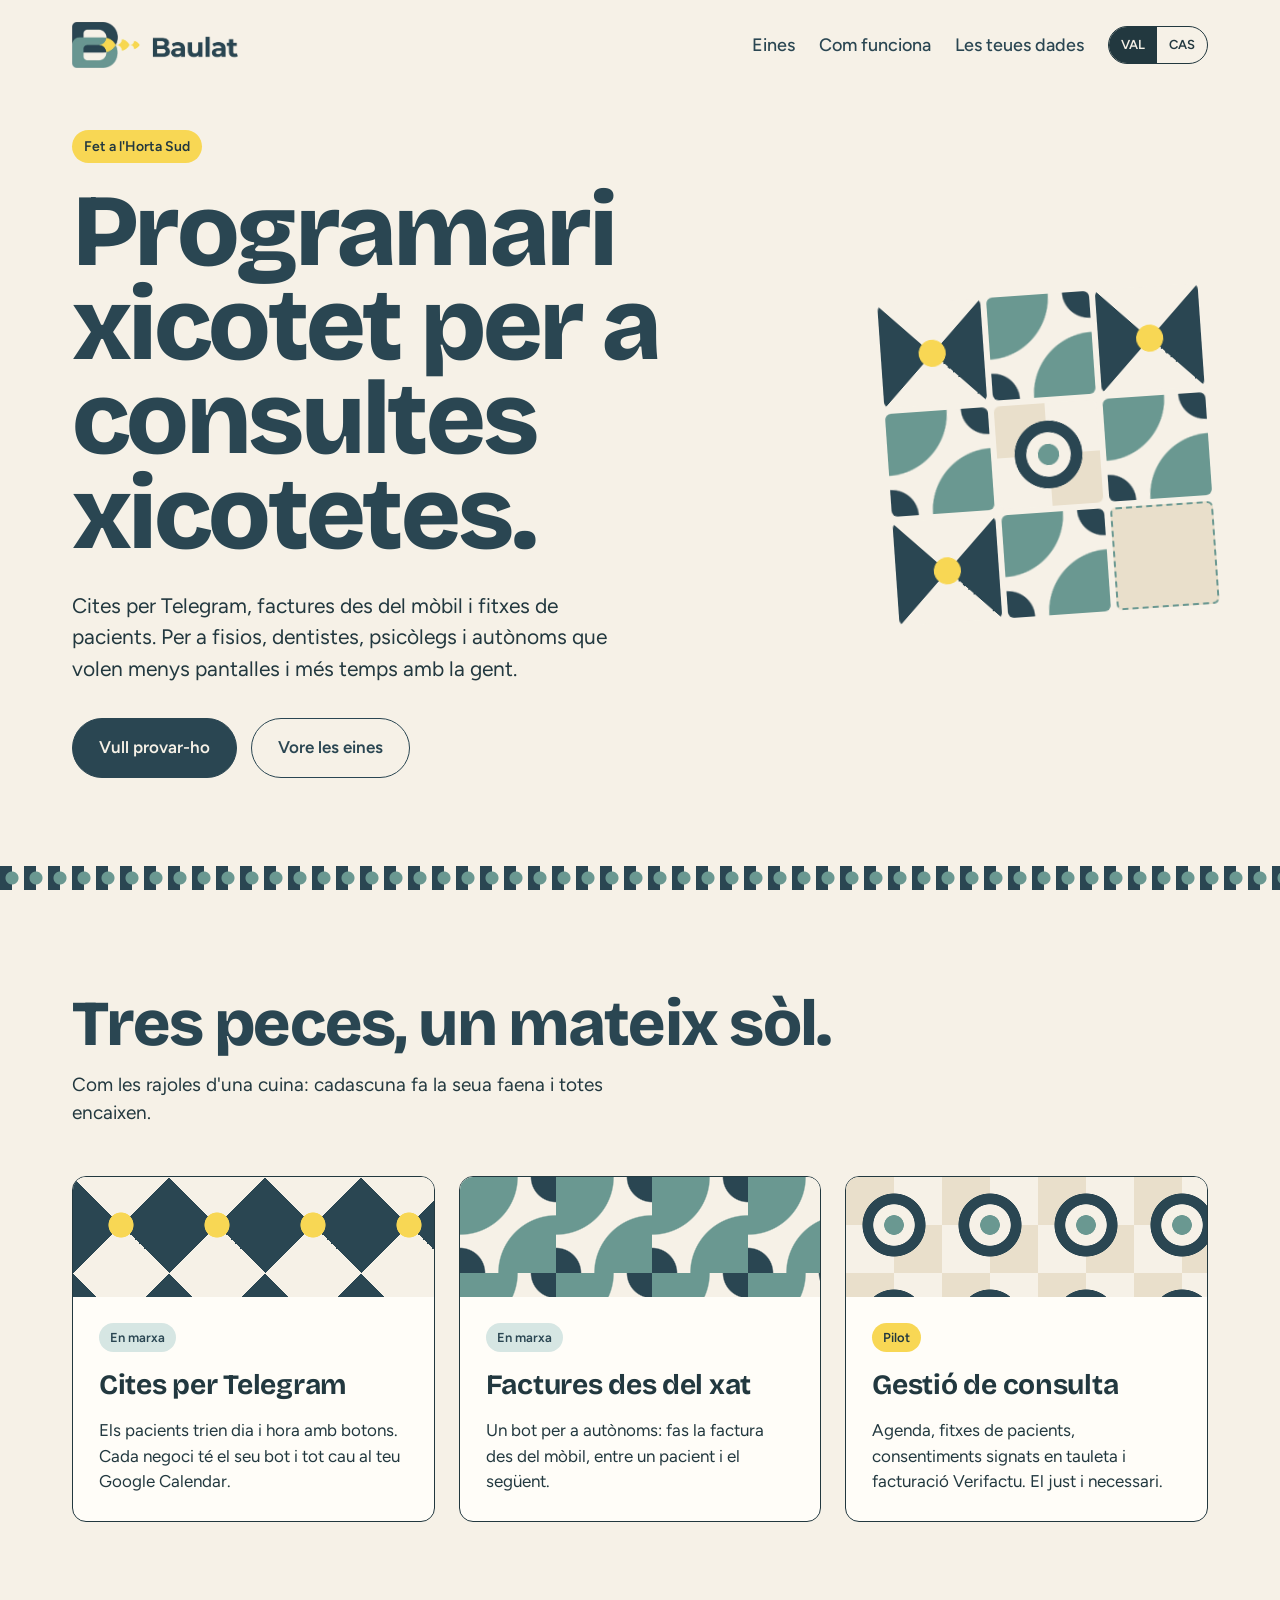
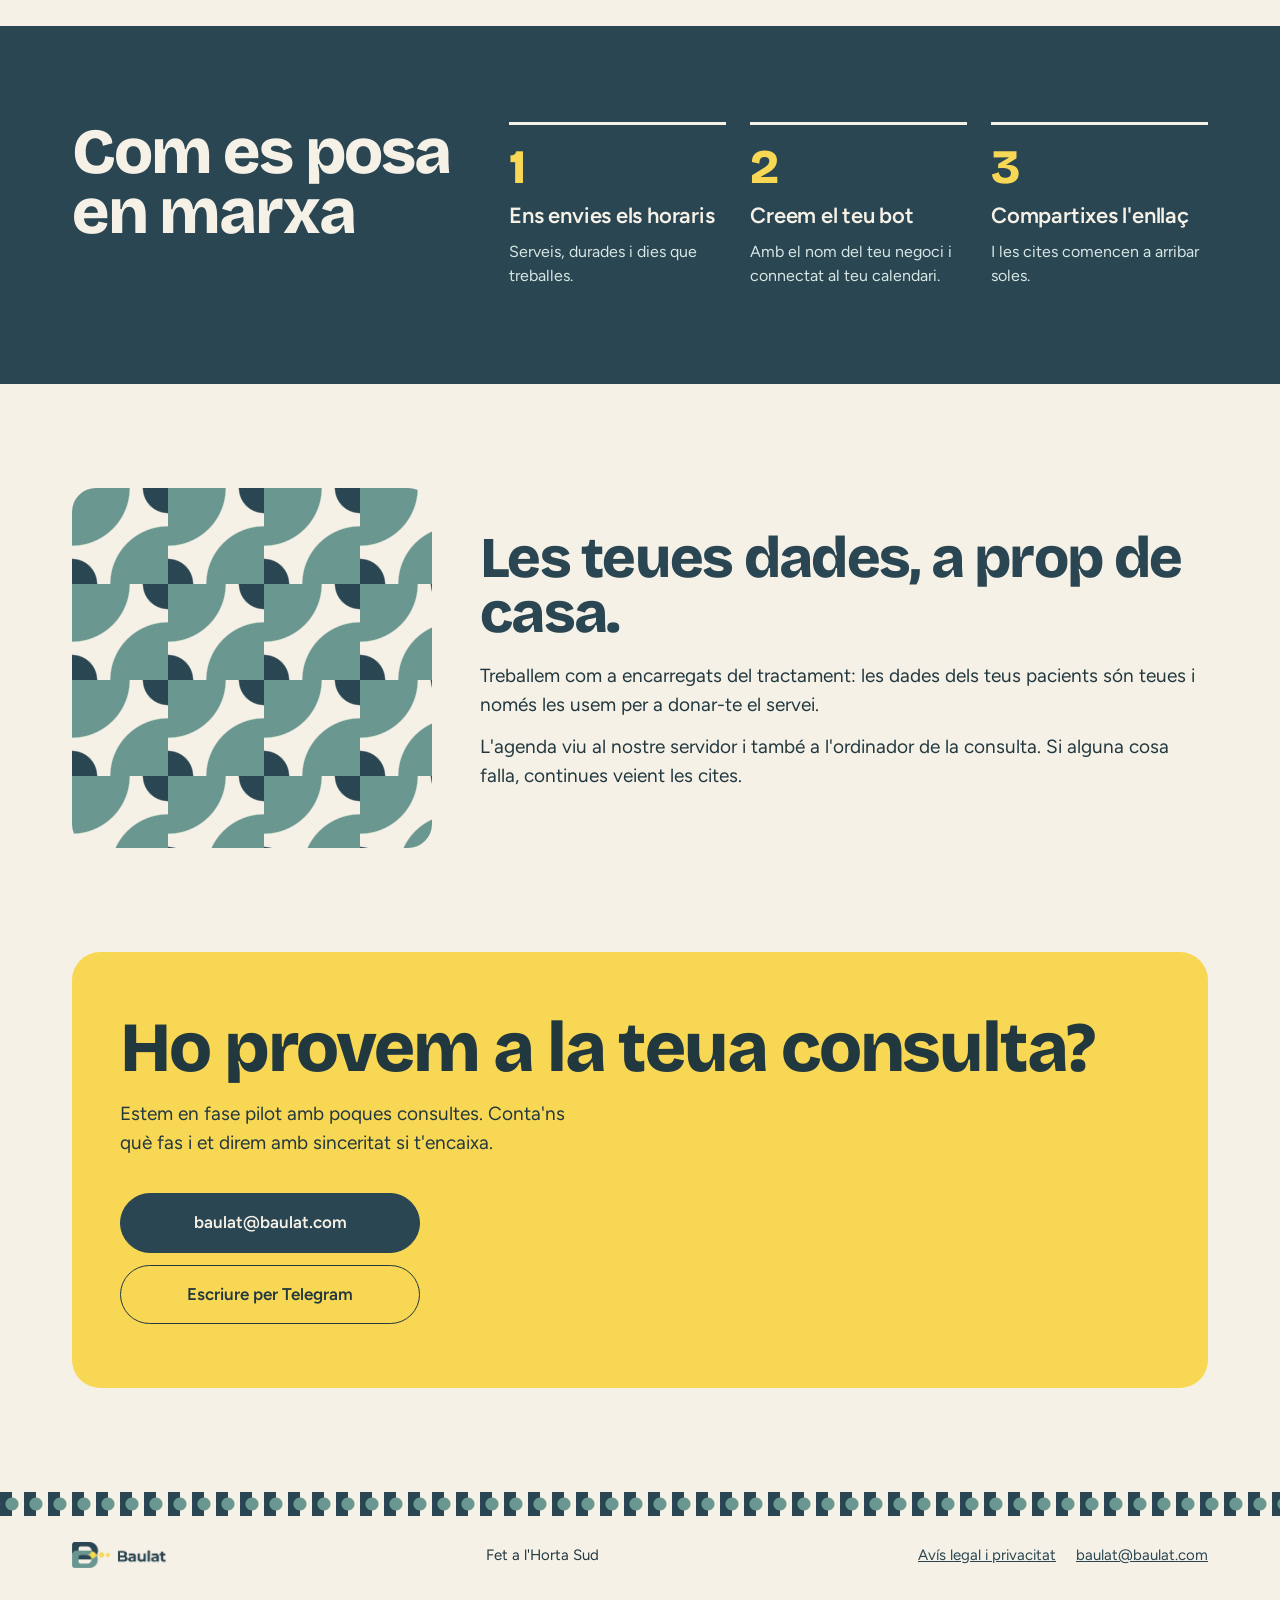
<file: index.html>
<!doctype html>
<html lang="ca-ES">
<head>
<meta charset="utf-8">
<meta name="viewport" content="width=device-width, initial-scale=1">
<title>Baulat · Programari xicotet per a consultes xicotetes</title>
<meta name="description" content="Cites per Telegram, factures des del mòbil i gestió de consulta per a fisios, dentistes, psicòlegs i autònoms. Fet a l'Horta Sud.">
<meta name="theme-color" content="#2A4652">
<link rel="alternate" hreflang="ca-ES" href="https://baulat.com/">
<link rel="alternate" hreflang="es-ES" href="https://baulat.com/es/">
<link rel="icon" type="image/png" href="assets/img/favicon.png">
<link rel="apple-touch-icon" href="assets/img/apple-touch-icon.png">
<meta property="og:title" content="Baulat · Programari xicotet per a consultes xicotetes">
<meta property="og:description" content="Cites per Telegram, factures des del mòbil i gestió de consulta per a fisios, dentistes, psicòlegs i autònoms. Fet a l'Horta Sud.">
<meta property="og:image" content="https://baulat.com/assets/img/og.png">
<meta property="og:type" content="website">
<link rel="preload" href="assets/fonts/bricolage-grotesque-latin-wght-normal.woff2" as="font" type="font/woff2" crossorigin>
<link rel="stylesheet" href="assets/style.css">
</head>
<body>
<a class="skip" href="#main">Vés al contingut</a>
<header class="site-header">
<div class="wrap">
<a class="logo" href="./"><img src="assets/img/baulat-logo.png" alt="Baulat" width="166" height="46"></a>
<nav class="nav" aria-label="Principal"><a class="nav-link" href="#eines">Eines</a><a class="nav-link" href="#com">Com funciona</a><a class="nav-link" href="#dades">Les teues dades</a>
<span class="lang"><a href="./" lang="ca" aria-current="true">VAL</a><a href="es/./" lang="es" >CAS</a></span>
</nav>
</div>
</header>
<main id="main">
<section class="hero">
<div class="wrap">
<div class="hero-text">
<span class="pill pill-yellow">Fet a l'Horta Sud</span>
<h1>Programari xicotet per a consultes xicotetes.</h1>
<p class="lead">Cites per Telegram, factures des del mòbil i fitxes de pacients. Per a fisios, dentistes, psicòlegs i autònoms que volen menys pantalles i més temps amb la gent.</p>
<div class="btns"><a class="btn btn-solid" href="#contacte">Vull provar-ho</a><a class="btn btn-line" href="#eines">Vore les eines</a></div>
</div>
<div class="tiles" aria-hidden="true"><span class="t1"></span><span class="t2"></span><span class="t1"></span><span class="t2"></span><span class="t3"></span><span class="t2"></span><span class="t1"></span><span class="t2"></span><span class="empty"></span></div>
</div>
</section>
<div class="strip" aria-hidden="true"></div>
<section id="eines" class="section">
<div class="wrap">
<h2 class="accent">Tres peces, un mateix sòl.</h2>
<p class="section-intro">Com les rajoles d'una cuina: cadascuna fa la seua faena i totes encaixen.</p>
<div class="tools">
<article class="tool"><div class="tile-band t1" aria-hidden="true"></div>
<div class="tool-body"><span class="pill">En marxa</span><h3>Cites per Telegram</h3><p>Els pacients trien dia i hora amb botons. Cada negoci té el seu bot i tot cau al teu Google Calendar.</p></div></article>
<article class="tool"><div class="tile-band t2" aria-hidden="true"></div>
<div class="tool-body"><span class="pill">En marxa</span><h3>Factures des del xat</h3><p>Un bot per a autònoms: fas la factura des del mòbil, entre un pacient i el següent.</p></div></article>
<article class="tool"><div class="tile-band t3" aria-hidden="true"></div>
<div class="tool-body"><span class="pill pill-yellow">Pilot</span><h3>Gestió de consulta</h3><p>Agenda, fitxes de pacients, consentiments signats en tauleta i facturació Verifactu. El just i necessari.</p></div></article>
</div>
</div>
</section>
<section id="com" class="steps">
<div class="wrap">
<h2>Com es posa en marxa</h2>
<ol><li><p class="num">1</p><h3>Ens envies els horaris</h3><p>Serveis, durades i dies que treballes.</p></li><li><p class="num">2</p><h3>Creem el teu bot</h3><p>Amb el nom del teu negoci i connectat al teu calendari.</p></li><li><p class="num">3</p><h3>Compartixes l'enllaç</h3><p>I les cites comencen a arribar soles.</p></li></ol>
</div>
</section>
<section id="dades" class="section data">
<div class="wrap">
<div class="t2" aria-hidden="true"></div>
<div class="data-text"><h2>Les teues dades, a prop de casa.</h2><p>Treballem com a encarregats del tractament: les dades dels teus pacients són teues i només les usem per a donar-te el servei.</p><p>L'agenda viu al nostre servidor i també a l'ordinador de la consulta. Si alguna cosa falla, continues veient les cites.</p></div>
</div>
</section>
<section id="contacte" class="contact">
<div class="wrap">
<div class="contact-box">
<div><h2>Ho provem a la teua consulta?</h2><p>Estem en fase pilot amb poques consultes. Conta'ns què fas i et direm amb sinceritat si t'encaixa.</p></div>
<div class="contact-actions"><a class="btn btn-solid" href="mailto:baulat@baulat.com">baulat@baulat.com</a><a class="btn btn-line" href="https://t.me/BaulatServicios" rel="noopener">Escriure per Telegram</a></div>
</div>
</div>
</section>
</main>
<div class="strip" aria-hidden="true"></div>
<footer class="site-footer">
<div class="wrap">
<img src="assets/img/baulat-logo.png" alt="Baulat" width="94" height="26">
<span>Fet a l'Horta Sud</span>
<nav aria-label="Legal"><a href="legal.html">Avís legal i privacitat</a><a href="mailto:baulat@baulat.com">baulat@baulat.com</a></nav>
</div>
</footer>
</body>
</html>
</file>
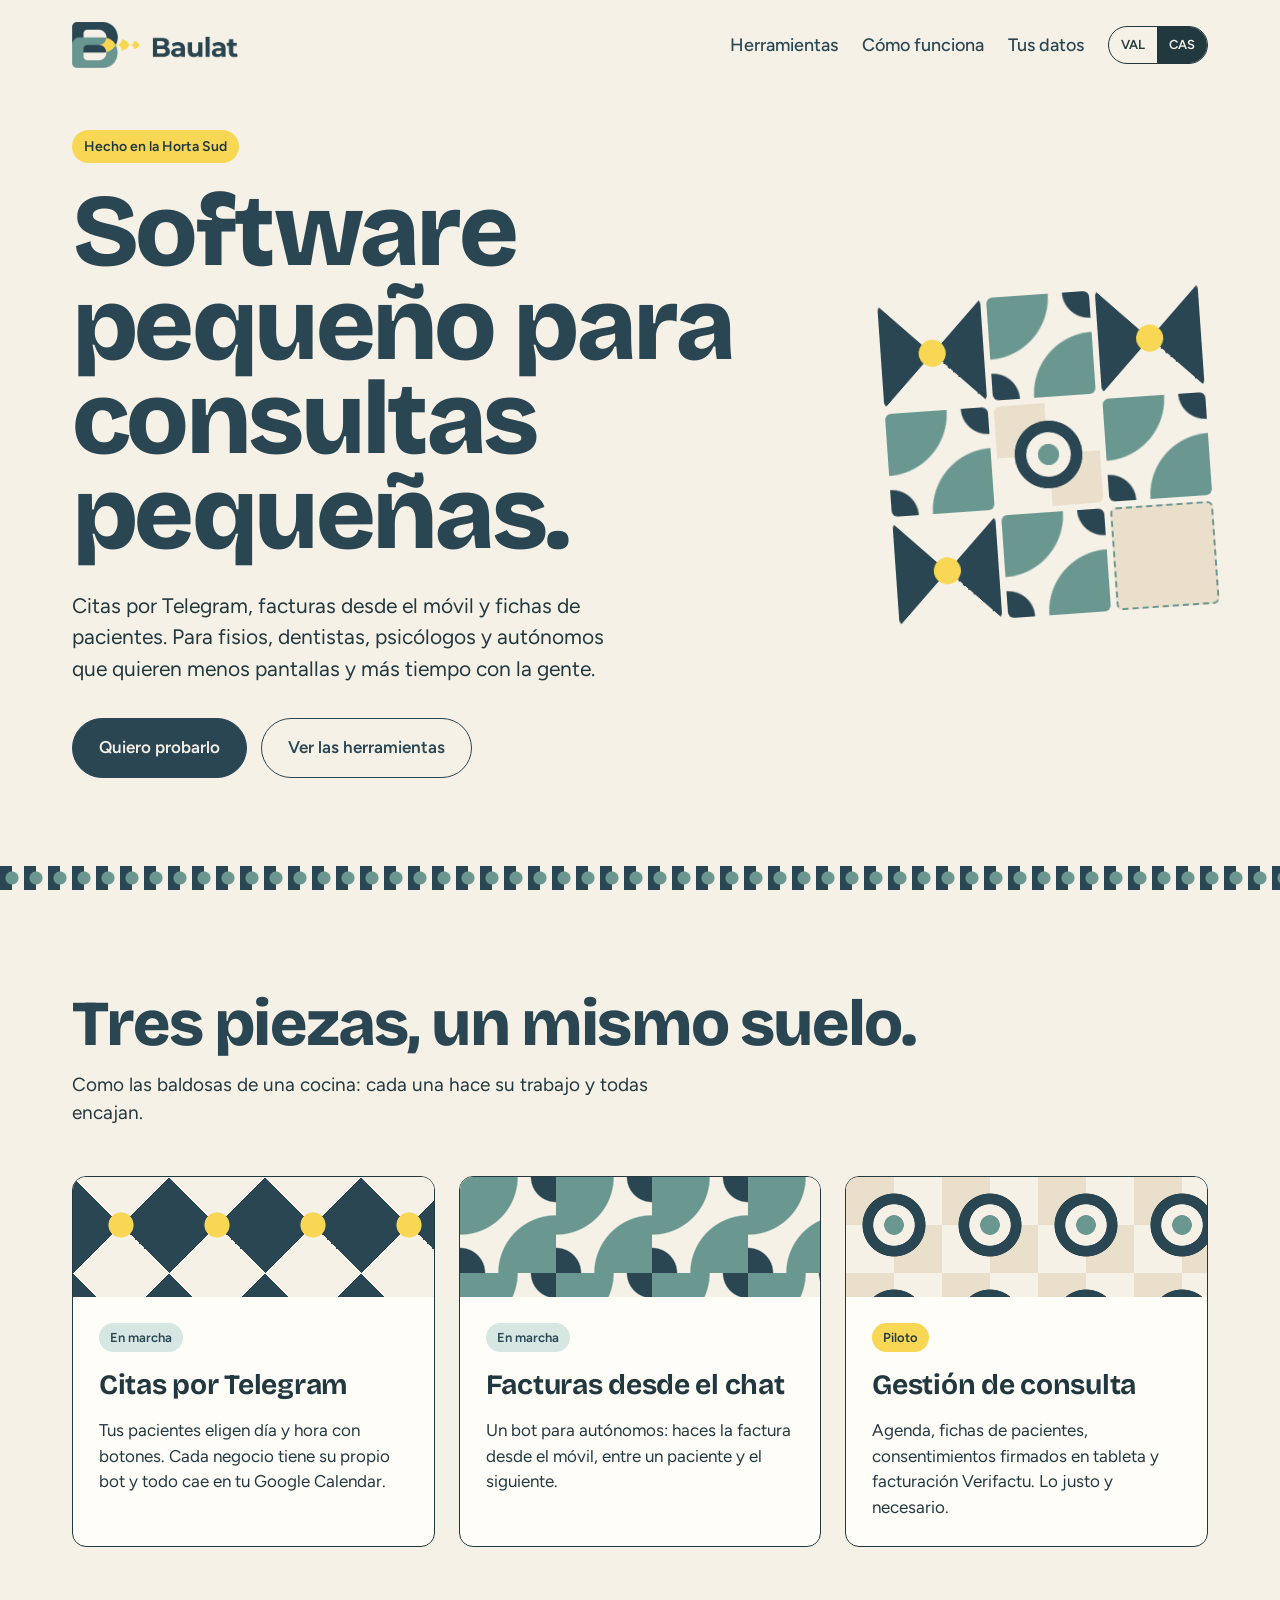
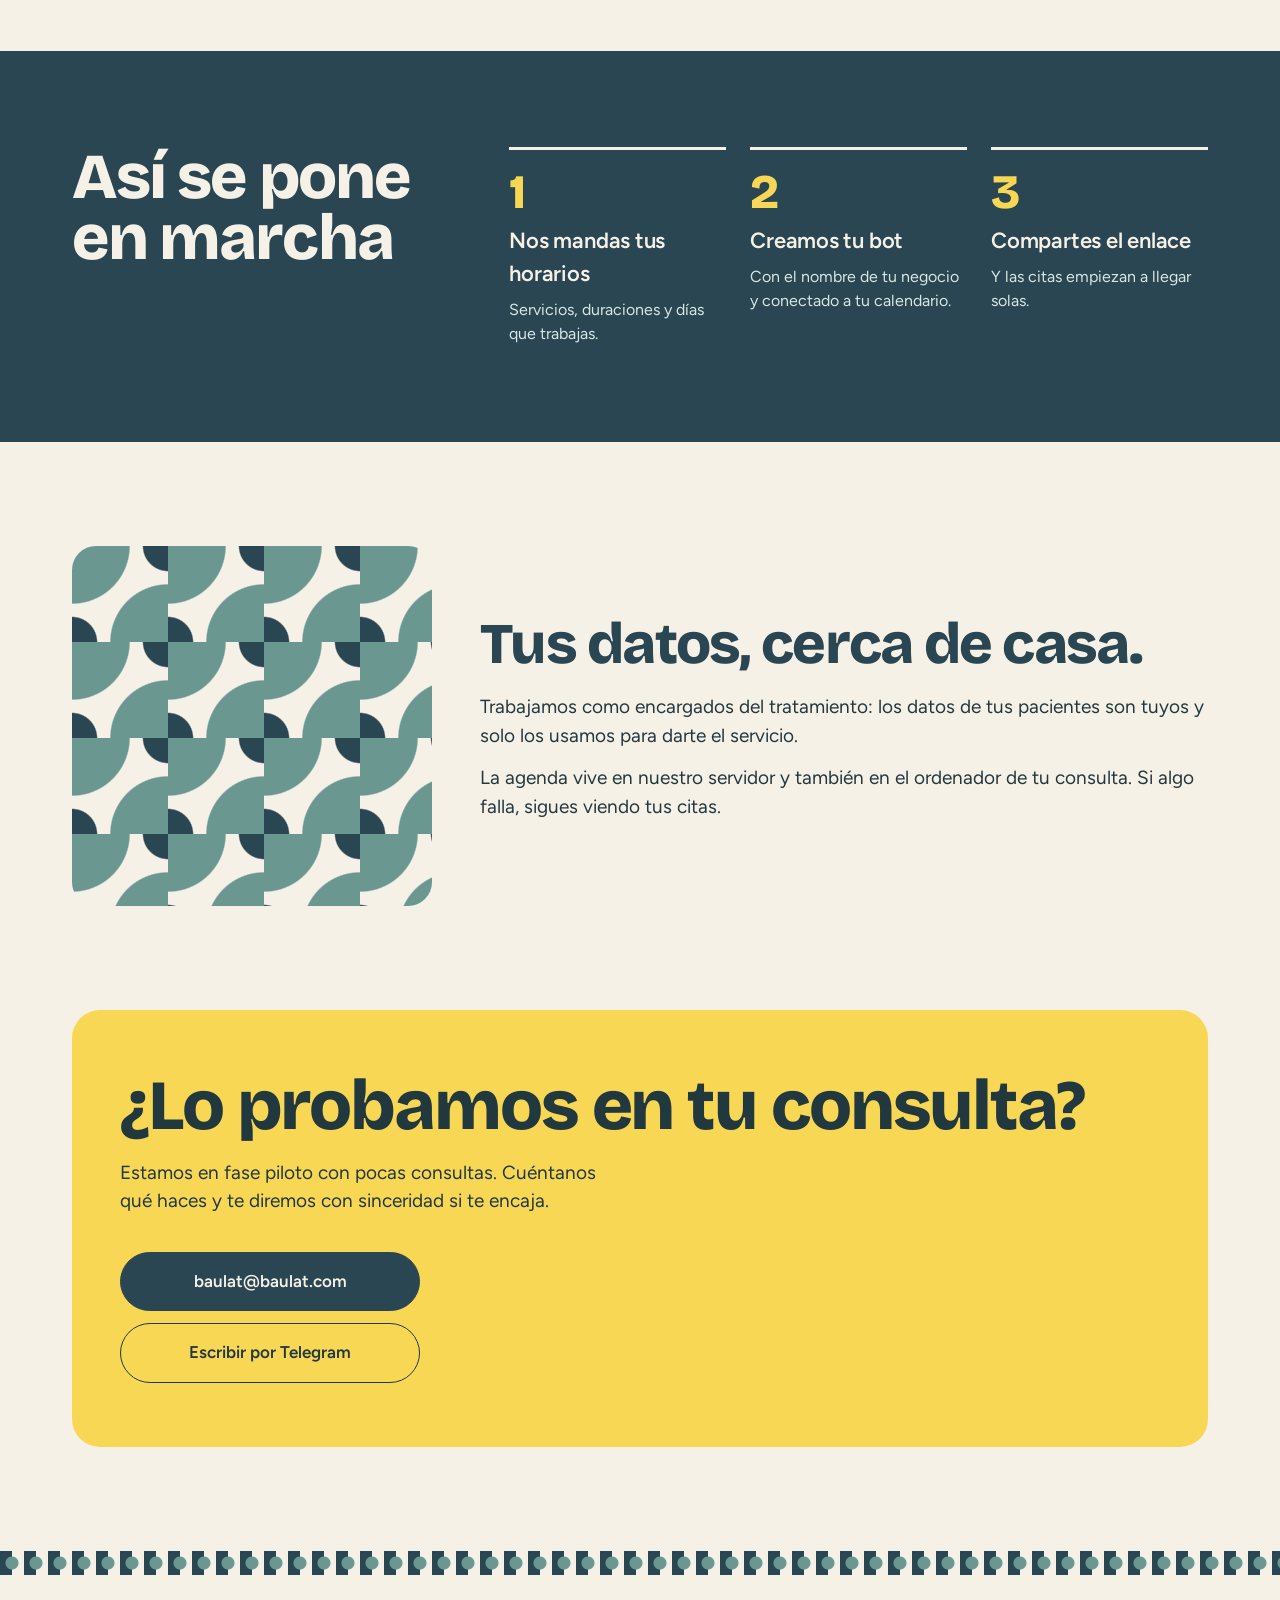
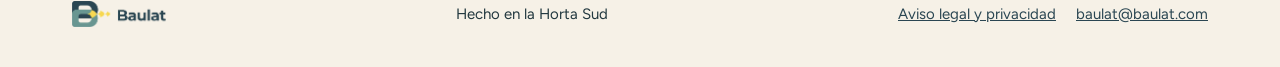
<file: es/index.html>
<!doctype html>
<html lang="es-ES">
<head>
<meta charset="utf-8">
<meta name="viewport" content="width=device-width, initial-scale=1">
<title>Baulat · Software pequeño para consultas pequeñas</title>
<meta name="description" content="Citas por Telegram, facturas desde el móvil y gestión de consulta para fisios, dentistas, psicólogos y autónomos. Hecho en la Horta Sud.">
<meta name="theme-color" content="#2A4652">
<link rel="alternate" hreflang="ca-ES" href="https://baulat.com/">
<link rel="alternate" hreflang="es-ES" href="https://baulat.com/es/">
<link rel="icon" type="image/png" href="../assets/img/favicon.png">
<link rel="apple-touch-icon" href="../assets/img/apple-touch-icon.png">
<meta property="og:title" content="Baulat · Software pequeño para consultas pequeñas">
<meta property="og:description" content="Citas por Telegram, facturas desde el móvil y gestión de consulta para fisios, dentistas, psicólogos y autónomos. Hecho en la Horta Sud.">
<meta property="og:image" content="https://baulat.com/assets/img/og.png">
<meta property="og:type" content="website">
<link rel="preload" href="../assets/fonts/bricolage-grotesque-latin-wght-normal.woff2" as="font" type="font/woff2" crossorigin>
<link rel="stylesheet" href="../assets/style.css">
</head>
<body>
<a class="skip" href="#main">Ir al contenido</a>
<header class="site-header">
<div class="wrap">
<a class="logo" href="./"><img src="../assets/img/baulat-logo.png" alt="Baulat" width="166" height="46"></a>
<nav class="nav" aria-label="Principal"><a class="nav-link" href="#eines">Herramientas</a><a class="nav-link" href="#com">Cómo funciona</a><a class="nav-link" href="#dades">Tus datos</a>
<span class="lang"><a href=".././" lang="ca" >VAL</a><a href="./" lang="es" aria-current="true">CAS</a></span>
</nav>
</div>
</header>
<main id="main">
<section class="hero">
<div class="wrap">
<div class="hero-text">
<span class="pill pill-yellow">Hecho en la Horta Sud</span>
<h1>Software pequeño para consultas pequeñas.</h1>
<p class="lead">Citas por Telegram, facturas desde el móvil y fichas de pacientes. Para fisios, dentistas, psicólogos y autónomos que quieren menos pantallas y más tiempo con la gente.</p>
<div class="btns"><a class="btn btn-solid" href="#contacte">Quiero probarlo</a><a class="btn btn-line" href="#eines">Ver las herramientas</a></div>
</div>
<div class="tiles" aria-hidden="true"><span class="t1"></span><span class="t2"></span><span class="t1"></span><span class="t2"></span><span class="t3"></span><span class="t2"></span><span class="t1"></span><span class="t2"></span><span class="empty"></span></div>
</div>
</section>
<div class="strip" aria-hidden="true"></div>
<section id="eines" class="section">
<div class="wrap">
<h2 class="accent">Tres piezas, un mismo suelo.</h2>
<p class="section-intro">Como las baldosas de una cocina: cada una hace su trabajo y todas encajan.</p>
<div class="tools">
<article class="tool"><div class="tile-band t1" aria-hidden="true"></div>
<div class="tool-body"><span class="pill">En marcha</span><h3>Citas por Telegram</h3><p>Tus pacientes eligen día y hora con botones. Cada negocio tiene su propio bot y todo cae en tu Google Calendar.</p></div></article>
<article class="tool"><div class="tile-band t2" aria-hidden="true"></div>
<div class="tool-body"><span class="pill">En marcha</span><h3>Facturas desde el chat</h3><p>Un bot para autónomos: haces la factura desde el móvil, entre un paciente y el siguiente.</p></div></article>
<article class="tool"><div class="tile-band t3" aria-hidden="true"></div>
<div class="tool-body"><span class="pill pill-yellow">Piloto</span><h3>Gestión de consulta</h3><p>Agenda, fichas de pacientes, consentimientos firmados en tableta y facturación Verifactu. Lo justo y necesario.</p></div></article>
</div>
</div>
</section>
<section id="com" class="steps">
<div class="wrap">
<h2>Así se pone en marcha</h2>
<ol><li><p class="num">1</p><h3>Nos mandas tus horarios</h3><p>Servicios, duraciones y días que trabajas.</p></li><li><p class="num">2</p><h3>Creamos tu bot</h3><p>Con el nombre de tu negocio y conectado a tu calendario.</p></li><li><p class="num">3</p><h3>Compartes el enlace</h3><p>Y las citas empiezan a llegar solas.</p></li></ol>
</div>
</section>
<section id="dades" class="section data">
<div class="wrap">
<div class="t2" aria-hidden="true"></div>
<div class="data-text"><h2>Tus datos, cerca de casa.</h2><p>Trabajamos como encargados del tratamiento: los datos de tus pacientes son tuyos y solo los usamos para darte el servicio.</p><p>La agenda vive en nuestro servidor y también en el ordenador de tu consulta. Si algo falla, sigues viendo tus citas.</p></div>
</div>
</section>
<section id="contacte" class="contact">
<div class="wrap">
<div class="contact-box">
<div><h2>¿Lo probamos en tu consulta?</h2><p>Estamos en fase piloto con pocas consultas. Cuéntanos qué haces y te diremos con sinceridad si te encaja.</p></div>
<div class="contact-actions"><a class="btn btn-solid" href="mailto:baulat@baulat.com">baulat@baulat.com</a><a class="btn btn-line" href="https://t.me/BaulatServicios" rel="noopener">Escribir por Telegram</a></div>
</div>
</div>
</section>
</main>
<div class="strip" aria-hidden="true"></div>
<footer class="site-footer">
<div class="wrap">
<img src="../assets/img/baulat-logo.png" alt="Baulat" width="94" height="26">
<span>Hecho en la Horta Sud</span>
<nav aria-label="Legal"><a href="legal.html">Aviso legal y privacidad</a><a href="mailto:baulat@baulat.com">baulat@baulat.com</a></nav>
</div>
</footer>
</body>
</html>
</file>
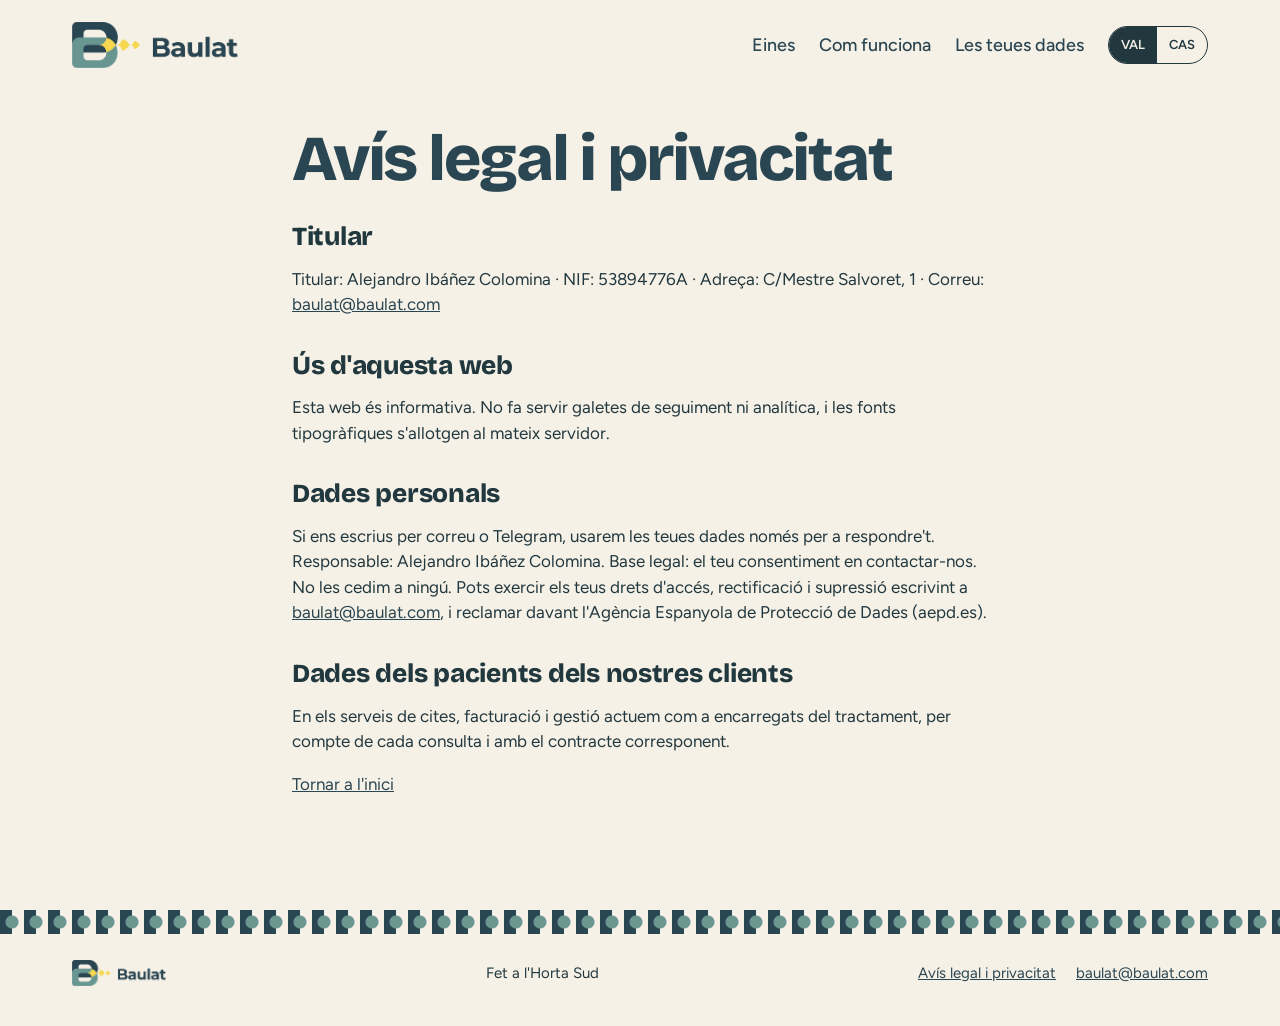
<file: legal.html>
<!doctype html>
<html lang="ca-ES">
<head>
<meta charset="utf-8">
<meta name="viewport" content="width=device-width, initial-scale=1">
<title>Avís legal i privacitat · Baulat</title>
<meta name="description" content="Cites per Telegram, factures des del mòbil i gestió de consulta per a fisios, dentistes, psicòlegs i autònoms. Fet a l'Horta Sud.">
<meta name="theme-color" content="#2A4652">
<link rel="alternate" hreflang="ca-ES" href="https://baulat.com/legal.html">
<link rel="alternate" hreflang="es-ES" href="https://baulat.com/es/legal.html">
<link rel="icon" type="image/png" href="assets/img/favicon.png">
<link rel="apple-touch-icon" href="assets/img/apple-touch-icon.png">
<meta property="og:title" content="Avís legal i privacitat · Baulat">
<meta property="og:description" content="Cites per Telegram, factures des del mòbil i gestió de consulta per a fisios, dentistes, psicòlegs i autònoms. Fet a l'Horta Sud.">
<meta property="og:image" content="https://baulat.com/assets/img/og.png">
<meta property="og:type" content="website">
<link rel="preload" href="assets/fonts/bricolage-grotesque-latin-wght-normal.woff2" as="font" type="font/woff2" crossorigin>
<link rel="stylesheet" href="assets/style.css">
</head>
<body>
<a class="skip" href="#main">Vés al contingut</a>
<header class="site-header">
<div class="wrap">
<a class="logo" href="./"><img src="assets/img/baulat-logo.png" alt="Baulat" width="166" height="46"></a>
<nav class="nav" aria-label="Principal"><a class="nav-link" href="./#eines">Eines</a><a class="nav-link" href="./#com">Com funciona</a><a class="nav-link" href="./#dades">Les teues dades</a>
<span class="lang"><a href="legal.html" lang="ca" aria-current="true">VAL</a><a href="es/legal.html" lang="es" >CAS</a></span>
</nav>
</div>
</header>
<main id="main" class="legal">
<h1>Avís legal i privacitat</h1>

<h2>Titular</h2>
<p>Titular: Alejandro Ibáñez Colomina · NIF: 53894776A · Adreça: C/Mestre Salvoret, 1 · Correu: <a href="mailto:baulat@baulat.com">baulat@baulat.com</a></p>
<h2>Ús d'aquesta web</h2>
<p>Esta web és informativa. No fa servir galetes de seguiment ni analítica, i les fonts tipogràfiques s'allotgen al mateix servidor.</p>
<h2>Dades personals</h2>
<p>Si ens escrius per correu o Telegram, usarem les teues dades només per a respondre't. Responsable: Alejandro Ibáñez Colomina. Base legal: el teu consentiment en contactar-nos. No les cedim a ningú. Pots exercir els teus drets d'accés, rectificació i supressió escrivint a <a href="mailto:baulat@baulat.com">baulat@baulat.com</a>, i reclamar davant l'Agència Espanyola de Protecció de Dades (aepd.es).</p>
<h2>Dades dels pacients dels nostres clients</h2>
<p>En els serveis de cites, facturació i gestió actuem com a encarregats del tractament, per compte de cada consulta i amb el contracte corresponent.</p>

<p><a href="./">Tornar a l'inici</a></p>
</main>
<div class="strip" aria-hidden="true"></div>
<footer class="site-footer">
<div class="wrap">
<img src="assets/img/baulat-logo.png" alt="Baulat" width="94" height="26">
<span>Fet a l'Horta Sud</span>
<nav aria-label="Legal"><a href="legal.html">Avís legal i privacitat</a><a href="mailto:baulat@baulat.com">baulat@baulat.com</a></nav>
</div>
</footer>
</body>
</html>
</file>
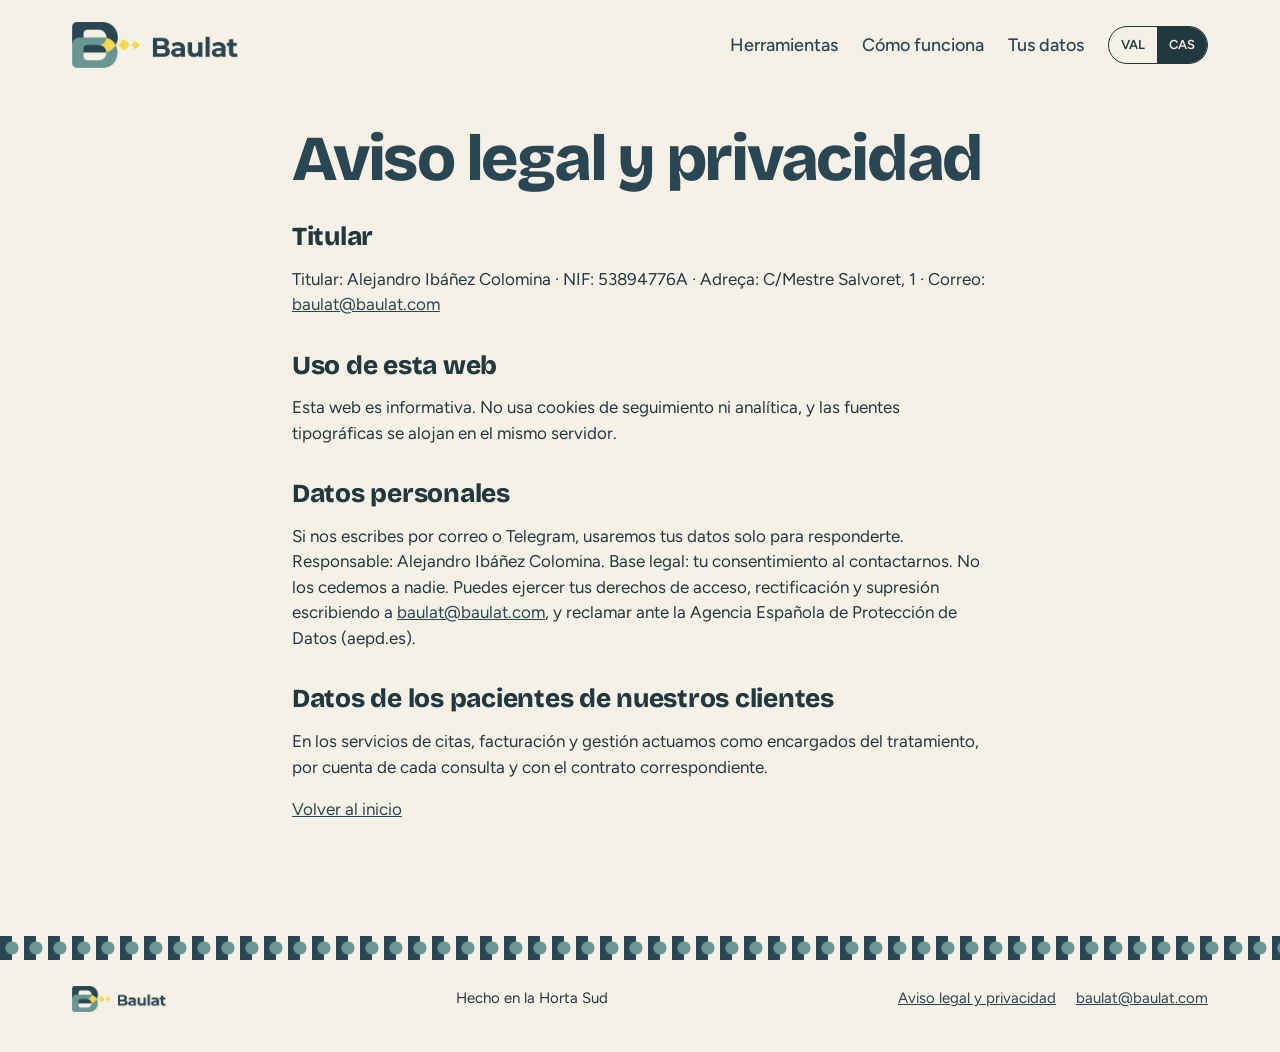
<file: es/legal.html>
<!doctype html>
<html lang="es-ES">
<head>
<meta charset="utf-8">
<meta name="viewport" content="width=device-width, initial-scale=1">
<title>Aviso legal y privacidad · Baulat</title>
<meta name="description" content="Citas por Telegram, facturas desde el móvil y gestión de consulta para fisios, dentistas, psicólogos y autónomos. Hecho en la Horta Sud.">
<meta name="theme-color" content="#2A4652">
<link rel="alternate" hreflang="ca-ES" href="https://baulat.com/legal.html">
<link rel="alternate" hreflang="es-ES" href="https://baulat.com/es/legal.html">
<link rel="icon" type="image/png" href="../assets/img/favicon.png">
<link rel="apple-touch-icon" href="../assets/img/apple-touch-icon.png">
<meta property="og:title" content="Aviso legal y privacidad · Baulat">
<meta property="og:description" content="Citas por Telegram, facturas desde el móvil y gestión de consulta para fisios, dentistas, psicólogos y autónomos. Hecho en la Horta Sud.">
<meta property="og:image" content="https://baulat.com/assets/img/og.png">
<meta property="og:type" content="website">
<link rel="preload" href="../assets/fonts/bricolage-grotesque-latin-wght-normal.woff2" as="font" type="font/woff2" crossorigin>
<link rel="stylesheet" href="../assets/style.css">
</head>
<body>
<a class="skip" href="#main">Ir al contenido</a>
<header class="site-header">
<div class="wrap">
<a class="logo" href="./"><img src="../assets/img/baulat-logo.png" alt="Baulat" width="166" height="46"></a>
<nav class="nav" aria-label="Principal"><a class="nav-link" href="./#eines">Herramientas</a><a class="nav-link" href="./#com">Cómo funciona</a><a class="nav-link" href="./#dades">Tus datos</a>
<span class="lang"><a href="../legal.html" lang="ca" >VAL</a><a href="legal.html" lang="es" aria-current="true">CAS</a></span>
</nav>
</div>
</header>
<main id="main" class="legal">
<h1>Aviso legal y privacidad</h1>

<h2>Titular</h2>
<p>Titular: Alejandro Ibáñez Colomina · NIF: 53894776A · Adreça: C/Mestre Salvoret, 1 · Correo: <a href="mailto:baulat@baulat.com">baulat@baulat.com</a></p>
<h2>Uso de esta web</h2>
<p>Esta web es informativa. No usa cookies de seguimiento ni analítica, y las fuentes tipográficas se alojan en el mismo servidor.</p>
<h2>Datos personales</h2>
<p>Si nos escribes por correo o Telegram, usaremos tus datos solo para responderte. Responsable: Alejandro Ibáñez Colomina. Base legal: tu consentimiento al contactarnos. No los cedemos a nadie. Puedes ejercer tus derechos de acceso, rectificación y supresión escribiendo a <a href="mailto:baulat@baulat.com">baulat@baulat.com</a>, y reclamar ante la Agencia Española de Protección de Datos (aepd.es).</p>
<h2>Datos de los pacientes de nuestros clientes</h2>
<p>En los servicios de citas, facturación y gestión actuamos como encargados del tratamiento, por cuenta de cada consulta y con el contrato correspondiente.</p>

<p><a href="./">Volver al inicio</a></p>
</main>
<div class="strip" aria-hidden="true"></div>
<footer class="site-footer">
<div class="wrap">
<img src="../assets/img/baulat-logo.png" alt="Baulat" width="94" height="26">
<span>Hecho en la Horta Sud</span>
<nav aria-label="Legal"><a href="legal.html">Aviso legal y privacidad</a><a href="mailto:baulat@baulat.com">baulat@baulat.com</a></nav>
</div>
</footer>
</body>
</html>
</file>
<file: assets/style.css>
@font-face{font-family:"Bricolage Grotesque";src:url("fonts/bricolage-grotesque-latin-wght-normal.woff2") format("woff2");font-weight:200 800;font-display:swap}
@font-face{font-family:"Figtree";src:url("fonts/figtree-latin-400-normal.woff2") format("woff2");font-weight:400;font-display:swap}
@font-face{font-family:"Figtree";src:url("fonts/figtree-latin-500-normal.woff2") format("woff2");font-weight:500;font-display:swap}
@font-face{font-family:"Figtree";src:url("fonts/figtree-latin-600-normal.woff2") format("woff2");font-weight:600;font-display:swap}

:root{
  --petrol:#2A4652;
  --petrol-dark:#1B2E36;
  --ink:#22383F;
  --sage:#6A9891;
  --sage-light:#D6E6E3;
  --yellow:#F8D754;
  --cal:#F6F1E7;
  --cal-dark:#E9DFCB;
  --card:#FFFDF8;
  --display:"Bricolage Grotesque",system-ui,sans-serif;
  --body:"Figtree",system-ui,sans-serif;
  --wrap:1200px;
}
*,*::before,*::after{box-sizing:border-box}
html{scroll-behavior:smooth}
body{margin:0;background:var(--cal);color:var(--ink);font-family:var(--body);font-size:18px;line-height:1.5;-webkit-font-smoothing:antialiased}
img{max-width:100%;display:block}
a{color:var(--petrol)}
a:hover{color:var(--petrol-dark)}
:focus-visible{outline:3px solid var(--sage);outline-offset:3px;border-radius:4px}
.wrap{max-width:var(--wrap);margin:0 auto;padding:0 32px}
@media (max-width:600px){.wrap{padding:0 20px}}
.skip{position:absolute;left:-9999px}
.skip:focus{left:16px;top:16px;background:var(--yellow);padding:10px 14px;z-index:10}

/* Tiles */
.t1{background:radial-gradient(circle at 50% 50%,var(--yellow) 0 18%,transparent 19%),conic-gradient(from 45deg,var(--petrol) 0 25%,var(--cal) 0 50%,var(--petrol) 0 75%,var(--cal) 0)}
.t2{background:radial-gradient(circle at 0 0,var(--sage) 0 42%,transparent 43%),radial-gradient(circle at 100% 100%,var(--sage) 0 42%,transparent 43%),radial-gradient(circle at 100% 0,var(--petrol) 0 18%,transparent 19%),radial-gradient(circle at 0 100%,var(--petrol) 0 18%,transparent 19%),var(--cal)}
.t3{background:radial-gradient(circle at 50% 50%,var(--sage) 0 14%,var(--cal) 15% 30%,var(--petrol) 31% 46%,transparent 47%),repeating-conic-gradient(var(--cal) 0 25%,var(--cal-dark) 0 50%)}
.tile-band.t1,.tile-band.t2,.tile-band.t3{background-size:96px 96px}
.strip{height:24px;background:radial-gradient(circle at 12px 12px,var(--sage) 0 6px,transparent 7px),linear-gradient(90deg,var(--petrol) 0 50%,var(--cal) 50% 100%);background-size:24px 24px}

/* Header */
.site-header{padding:22px 0}
.site-header .wrap{display:flex;flex-wrap:wrap;gap:16px 24px;align-items:center;justify-content:space-between}
.logo img{height:46px;width:auto}
.nav{display:flex;flex-wrap:wrap;gap:8px 24px;align-items:center;font-weight:500}
.nav a{text-decoration:none;padding:8px 0}
.lang{display:inline-flex;border:1.5px solid var(--ink);border-radius:999px;overflow:hidden;font-size:13px;font-weight:600}
.lang a{padding:8px 12px;text-decoration:none;color:var(--ink)}
.lang a[aria-current="true"]{background:var(--ink);color:var(--cal)}
@media (max-width:720px){.nav .nav-link{display:none}}

/* Type */
h1,h2,h3{font-family:var(--display);margin:0}
h1{font-weight:800;font-size:clamp(48px,8vw,116px);line-height:.92;letter-spacing:-.035em;color:var(--petrol)}
h2{font-weight:800;font-size:clamp(38px,5vw,72px);line-height:.95;letter-spacing:-.03em}
h3{font-weight:700;font-size:28px;letter-spacing:-.01em}
.lead{font-size:21px;max-width:560px;margin:28px 0 0}

/* Buttons & pills */
.btns{display:flex;flex-wrap:wrap;gap:14px;margin-top:34px}
.btn{display:inline-block;text-decoration:none;font-weight:600;font-size:17px;padding:16px 26px;border-radius:999px;border:1.5px solid var(--petrol);text-align:center;min-height:44px}
.btn-solid{background:var(--petrol);color:var(--cal)}
.btn-solid:hover{background:var(--petrol-dark);color:var(--cal)}
.btn-line{color:var(--petrol)}
.btn-line:hover{background:var(--petrol);color:var(--cal)}
.pill{display:inline-block;font-size:13px;font-weight:600;padding:5px 11px;border-radius:999px;background:var(--sage-light);color:var(--petrol)}
.pill-yellow{background:var(--yellow);color:var(--ink)}

/* Hero */
.hero .wrap{display:flex;flex-wrap:wrap;gap:48px;align-items:center;padding-top:40px;padding-bottom:88px}
.hero-text{flex:999 1 520px;min-width:0}
.hero-text .pill{font-size:14px;padding:6px 12px;margin-bottom:22px}
.tiles{flex:1 1 320px;max-width:460px;display:grid;grid-template-columns:repeat(3,minmax(0,1fr));gap:6px;transform:rotate(-4deg)}
.tiles span{aspect-ratio:1;border-radius:6px;background-size:100% 100%}
.tiles .empty{background:var(--cal-dark);border:2px dashed var(--sage)}
@media (prefers-reduced-motion:no-preference){
  .tiles span{animation:pop .5s cubic-bezier(.2,.8,.3,1.2) both}
  .tiles span:nth-child(2){animation-delay:.05s}.tiles span:nth-child(3){animation-delay:.1s}
  .tiles span:nth-child(4){animation-delay:.15s}.tiles span:nth-child(5){animation-delay:.2s}
  .tiles span:nth-child(6){animation-delay:.25s}.tiles span:nth-child(7){animation-delay:.3s}
  .tiles span:nth-child(8){animation-delay:.35s}.tiles span:nth-child(9){animation-delay:.6s}
  @keyframes pop{from{opacity:0;transform:scale(.6) rotate(-20deg)}to{opacity:1;transform:none}}
}

/* Tools */
.section{padding:104px 0}
.section-intro{font-size:19px;max-width:600px;margin:16px 0 48px}
.tools{display:grid;grid-template-columns:repeat(auto-fit,minmax(280px,1fr));gap:24px}
.tool{background:var(--card);border:1.5px solid var(--ink);border-radius:14px;overflow:hidden;display:flex;flex-direction:column;transition:transform .2s ease}
.tool:hover{transform:translateY(-4px)}
.tool .tile-band{height:120px}
.tool-body{padding:26px;display:flex;flex-direction:column;gap:12px;align-items:flex-start}
.tool-body p{margin:0;font-size:17px}
h2.accent{color:var(--petrol)}

/* Steps */
.steps{background:var(--petrol);color:var(--cal)}
.steps .wrap{display:flex;flex-wrap:wrap;gap:48px;padding-top:96px;padding-bottom:96px}
.steps h2{flex:1 1 300px}
.steps ol{flex:2 1 520px;list-style:none;margin:0;padding:0;display:grid;grid-template-columns:repeat(auto-fit,minmax(200px,1fr));gap:24px}
.steps li{border-top:3px solid var(--cal);padding-top:18px}
.steps .num{font-family:var(--display);font-weight:800;font-size:48px;color:var(--yellow);margin:0 0 8px;line-height:1}
.steps h3{font-family:var(--body);font-weight:600;font-size:22px;margin:0 0 8px}
.steps li p:last-child{margin:0;font-size:16px;color:var(--sage-light)}

/* Data */
.data .wrap{display:flex;flex-wrap:wrap;gap:48px;align-items:center}
.data .t2{flex:1 1 260px;max-width:360px;aspect-ratio:1;border-radius:24px;background-size:96px 96px}
.data-text{flex:2 1 460px}
.data-text h2{color:var(--petrol);margin-bottom:22px;font-size:clamp(36px,4.5vw,64px)}
.data-text p{margin:0 0 14px;font-size:19px}

/* Contact */
.contact{padding:0 0 104px}
.contact-box{background:var(--yellow);border-radius:28px;padding:64px 48px;display:flex;flex-wrap:wrap;gap:36px;align-items:center;justify-content:space-between}
.contact-box h2{font-size:clamp(40px,5.5vw,80px);line-height:.92}
.contact-box p{margin:20px 0 0;font-size:19px;max-width:480px}
.contact-actions{display:flex;flex-direction:column;gap:12px;flex:0 1 300px}
.contact-actions .btn-line{border-color:var(--ink);color:var(--ink)}
@media (max-width:600px){.contact-box{padding:40px 24px;border-radius:20px}}

/* Footer */
.site-footer .wrap{padding-top:26px;padding-bottom:40px;display:flex;flex-wrap:wrap;gap:16px 24px;justify-content:space-between;align-items:center;font-size:15px}
.site-footer img{height:26px;width:auto}
.site-footer nav{display:flex;gap:20px}

/* Legal pages */
.legal{max-width:760px;margin:0 auto;padding:40px 32px 96px}
.legal h1{font-size:clamp(40px,6vw,64px);margin-bottom:32px}
.legal h2{font-size:26px;margin:36px 0 10px;letter-spacing:-.01em}
.legal p,.legal li{font-size:17px}
@media (max-width:600px){.tiles{max-width:260px;margin:0 auto}}
</file>
